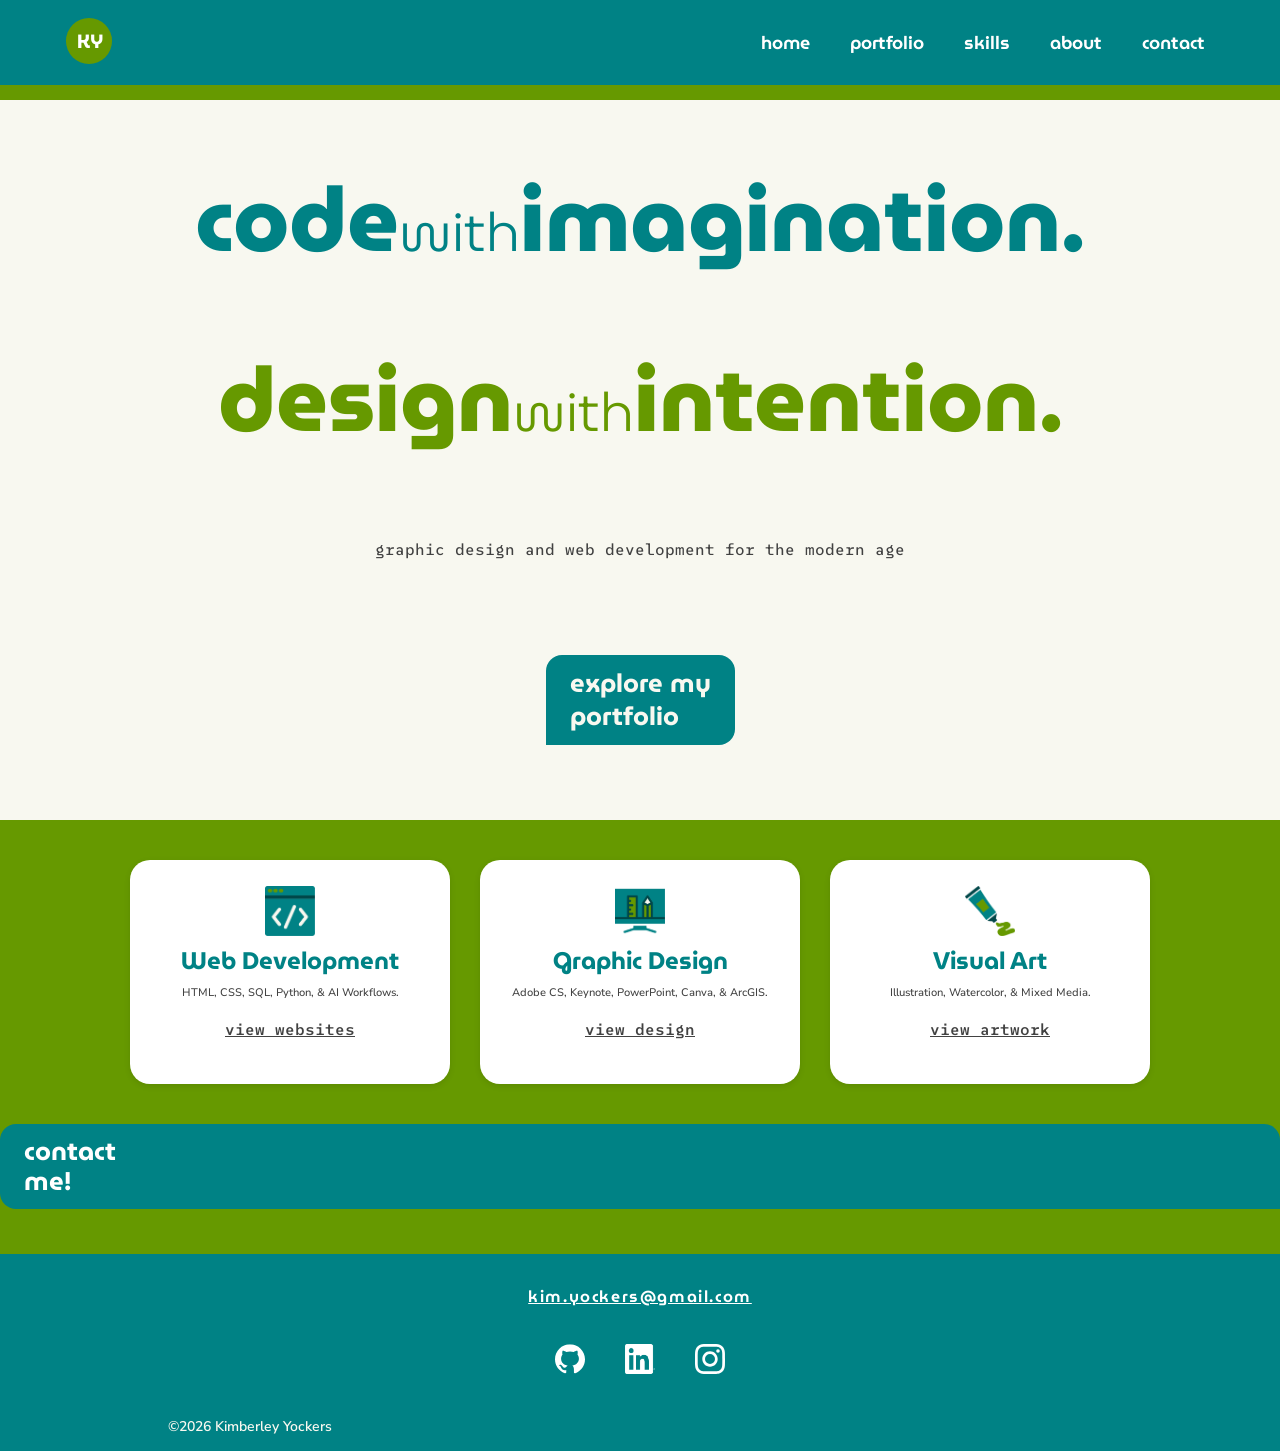
<file: index.html>
<!DOCTYPE html>
<html lang="en">
<!-- 
The <!DOCTYPE html> declaration identifies the document as HTML5.
The <html lang="en"> element identifies English as the page language.
The <head> element contains information used by the browser.
This section sets character encoding, sets display and device width, adds a page title, and links to 
the external Google fonts and CSS stylesheet.
<link rel="preconnect"> starts connections to the Google Fonts servers early.
<link href="..." rel="stylesheet"> loads the selected Google Fonts.
<meta charset="UTF-8"> sets character encoding for the page.
<meta name="viewport" content="width=device-width, initial-scale=1.0"> sets device width for media queries.
<title>...</title> adds page title content.
<link rel="stylesheet" href="css/style.css"> links to the external CSS stylesheet.
-->
<head>
  <meta charset="UTF-8">
  <meta name="viewport" content="width=device-width, initial-scale=1.0">

  <title>Graphic Design & Web Development | Kimberley Yockers</title>

  <link rel="preconnect" href="https://fonts.googleapis.com">
  <link rel="preconnect" href="https://fonts.gstatic.com" crossorigin>
  <link
    href="https://fonts.googleapis.com/css2?family=Archivo+Black&family=MuseoModerno:ital,wght@0,100..900;1,100..900&family=Nunito+Sans:ital,opsz,wght@0,6..12,200..1000;1,6..12,200..1000&family=SUSE+Mono:ital,wght@0,100..800;1,100..800&display=swap"
    rel="stylesheet">

  <link rel="stylesheet" href="css/style.css">
</head>

<!-- The <body> element contains the webpage's visible content, and is assigned the container class. -->
<body class="container">

<!-- HEADER -->
<!--
The <header> element contains the site's logo and navigation controls.
The <div> element groups the logo, menu button, and navigation links.
The <a> element makes the SVG logo a back-to-top link.
The <svg> element draws the circular logo and its KY lettering.
This section creates the site header and logo link.
<header class="site-header">    Assigns the "site-header" class to the header.
<div class="header-inner">      Assigns the "header-inner" class to the grouping container.
<a href="#top" aria-label="Back to top">  Links to the element with id "top" and gives the icon-only link an accessible name.
<svg viewBox="0 0 50 50" width="48" height="48">  Sets the SVG drawing area and size
aria-hidden="true"              Hides the drawing from screen readers
<circle ...>                    Makes the green circular background
<text ...>                      Draws the white KY letters inside the circle
-->
  <header class="site-header">
    <div class="header-inner">
      <a href="#top" aria-label="Back to top">
        <svg viewBox="0 0 50 50" width="48" height="48" aria-hidden="true">
          <circle cx="25" cy="25" r="24" fill="#669900" />
          <text x="12" y="32" fill="#ffffff" font-family="MuseoModerno, system-ui, sans-serif" font-size="20" font-weight="700">KY</text>
      </svg>
  </a>

<!-- NAVIGATION -->
<!--
The <button> element controls the mobile navigation menu.
The three <span> elements make uo the hamburger icon's bars.
The <nav> element contains links to the site's five pages.
The <ul> element groups the navigation links into a list.
Each <li> element contains a navigation link.
This section creates the hamburger button and the navigation links.
<button type="button" class="menu-toggle">...</button>  Creates a button and assigns it the class menu-toggle
aria-expanded="false"          Sets the inital state of the maobile nav menu to closed
aria-controls="primary-nav"    Identifies the navigation element controlled by the button
aria-label="Open menu"         Gives the hamburger button a screen-reader accessible name
<span class="bar">             Creates three lines to make up the hambuger
<nav...></nav>                 Creates and labels the navigation menu for scrren readers
<ul class="navlinks">          Assigns the "navlinks" class to the navigation links
<a href="...">                 Links to another page in the site
-->
      <!-- begin hamburger menu button -->
      <button type="button" class="menu-toggle" aria-expanded="false" aria-controls="primary-nav"
        aria-label="Open menu">
        <span class="bar"></span><span class="bar"></span><span class="bar"></span>
      </button>
      <!-- end hamburger menu button-->

      <!-- begin navigation menu -->
      <nav id="primary-nav" class="primary-nav" aria-label="primary navigation">
        <ul class="navlinks">
          <!-- list items -->
          <li><a href="index.html">home</a></li>
          <li><a href="gallery.html">portfolio</a></li>
          <li><a href="services.html">skills</a></li>
          <li><a href="about.html">about</a></li>
          <li><a href="contact.html">contact</a></li>
          <!-- end list items -->
        </ul>
      </nav>
      <!-- end nav menu -->
    </div>
  </header>


<!--  BACKDROP FOR MOBILE NAV  -->
<!--
The <div> element creates a hidden backdrop behind the mobile navigation drawer.
<div class="nav-backdrop">...</div>   Creates the backgdrops container and assigns it the class nav-backdrop
hidden                                Backdrop is hidden on page load 
-->
  <div class="nav-backdrop" hidden></div>


<!--  MAIN  -->
<!--
The <main> element holds the homepage's primary content.
<main>...</main>  Creates the container
id="top"          Assigns it the ID top, used as the brand logo's back-to-top link target
-->
  <main id="top">

<!--  HERO SECTION  -->
<!--
The <section> element contains the homepage's hero content.
The <h1> element contains the main headline.
The <span> elements group text for styleing.
The <p> element contains the tagline.
The <a> element contains the primary CTA link.
This section creates the hero headline, tagline, and portfolio link.
<section class="hero">  Creates the hero section's container and Aassigns it the hero class
<span class="...">      Groups text segments for styling
<p class="tagline">     Creates the hero tagline and assigns the tagline class
-->
    <section class="hero">
      <h1>code<span class="hero-teal">with</span>imagination.<br><br>
        <span class="hero-bold-green">design</span><span class="hero-green">with</span><span
          class="hero-bold-green">intention.</span>
      </h1>
      <p class="tagline">graphic design and web development for the modern age</p>


<!--  PRIMARY CTA (portfolio)  -->
<!-- This section creates the primary CTA button.
<a href="gallery.html">...</a>    Creates a link to the portfolio page
class="primary-cta"               Assigns it the primary-cta class
-->
      <a href="gallery.html" class="primary-cta">explore my<br>portfolio</a>
    </section>


<!--  FEATURE SECTION  -->
<!--
The <section> element contains the featured skills gallery.
The <div> element groups the three featured skills cards.
Each <article> element contains a card.
Each <img> element contains a skill icon.
Each <h2> element contains a skill title.
Each <p> element contains a short description of the skills or tools.
Each <a> element links to its related section on the portfolio page (current links are placeholders). 
This section creates three featured skill cards (Web Development, Graphic Design, Visual Art).
<section>...</section>        Creates the featured skill section, assigns it the feature-section class
<div>...</div>                Creates the feature gallery container and assigns it the feature-gallery class
<article>...</article>        Creates three featured skills cards, assigns the feature-card class to each card
<img src="...>                Loads a png icon, assigns its styling class, and gives it descritpive text
<a href="gallery.html#...">   Links to the relevant section of the portfolio page
-->
    <section id="features" class="feature-section">
      <div class="feature-gallery">
        <article class="feature-card">
          <img src="img/web-icon.png" class="feature-icon" alt="teal cartoon web browser with fake code on the screen">
          <h2>Web Development</h2>
          <p>HTML, CSS, SQL, Python, & AI Workflows.</p>
          <a href="gallery.html#web">view websites</a>
        </article>
        <article class="feature-card">
          <img src="img/design-icon.png" class="feature-icon" alt="teal cartoon monitor with a bright green ruler pencil on its screen">
          <h2>Graphic Design</h2>
          <p>Adobe CS, Keynote, PowerPoint, Canva, & ArcGIS.</p>
          <a href="gallery.html#design">view design</a>
        </article>
        <article class="feature-card">
          <img src="img/art-icon.png" class="feature-icon" alt="teal cartooon paint tube squeezing out bright green paint">
          <h2>Visual Art</h2>
          <p>Illustration, Watercolor, & Mixed Media.</p>
          <a href="gallery.html#art">view artwork</a>
        </article>
      </div>
    </section>


<!--  SECONDARY CTA (contact)  -->
<!-- 
The <div> element contains the secondary CTA link.
The <a> element links visitors to the contact page.
<div>...</div>      Creates the button's container and assigns it the cta-button class
<a href="...></a>   Creates the contact page link, assigns it the secondary-cta class
-->
    <div class="cta-button">
      <a href="contact.html" class="secondary-cta">contact<br>me!</a>
    </div>
  </main>


<!--  FOOTER  -->
<!--
The <footer> element contains the contact email, social media links, and copyright notice.
The first <div> element groups the email link and social media list.
The second <div> element contains the copyright paragraph.
The <ul> element groups the social media links.
Each <li> element contains a social media link.
The first <a> element links to my persoanl email address. 
The three additional <a> elements link to my external social media profiles.
Each <img> element contains a social media logo.
This section creates the footer contact area and copyright information.
<footer>...</footer>        Creates the footer and assigns it the nav ID footer
<div class="...">...</div>  Creates a container and assigns it a style class
<a href="mailto:"...">      Opens email application and fills send to address
<ul>...</ul>                Creates a list of the social media links and assigns it the social-list class
target="_blank"             Opens link in a new tab
rel="..."                   Prevents the new page from accessing the this page
aria-label="..."            Gives the link a screen-reader accessible name
<img>...</img>              Loads a social media logo, assigns it the footer-icon class, and adds descriptive text
<p>&copy;...</p>            Adds copyright, date, and author name
-->
  <footer id="footer">
    <div class="footer-contact">
      <a href="mailto:kim.yockers@gmail.com" class="footer-email">kim.yockers@gmail.com</a>
      <ul class="social-list">
        <li>
          <a href="https://github.com/kyockers" target="_blank" rel="noopener noreferrer" aria-label="GitHub profile">
            <img src="img/gh-logo.svg" class="footer-icon" alt="GitHub logo">
          </a>
        </li>
        <li>
          <a href="https://www.linkedin.com/in/kyockers/" target="_blank" rel="noopener noreferrer"
            aria-label="LinkedIn profile">
            <img src="img/li-logo.png" class="footer-icon" alt="LinkedIn logo">
          </a>
        </li>
        <li>
          <a href="https://www.instagram.com/princess.death.goddess/" target="_blank" rel="noopener noreferrer"
            aria-label="Instagram profile">
            <img src="img/ig-logo.svg" class="footer-icon" alt="Instagram logo">
          </a>
        </li>
      </ul>
    </div>
    <div class="footer-boilerplate">
      <p>&copy;2026 Kimberley Yockers</p>
    </div>
  </footer>

<!--  JAVASCRIPT  -->
<!--
The <script> element loads the external JavaScript file that controls the hamburger menu and backdrop.
<script>...</script>  Loads and executes the external script (js/script.js)
-->
  <script src="js/script.js"></script>
</body>
</html>
</file>
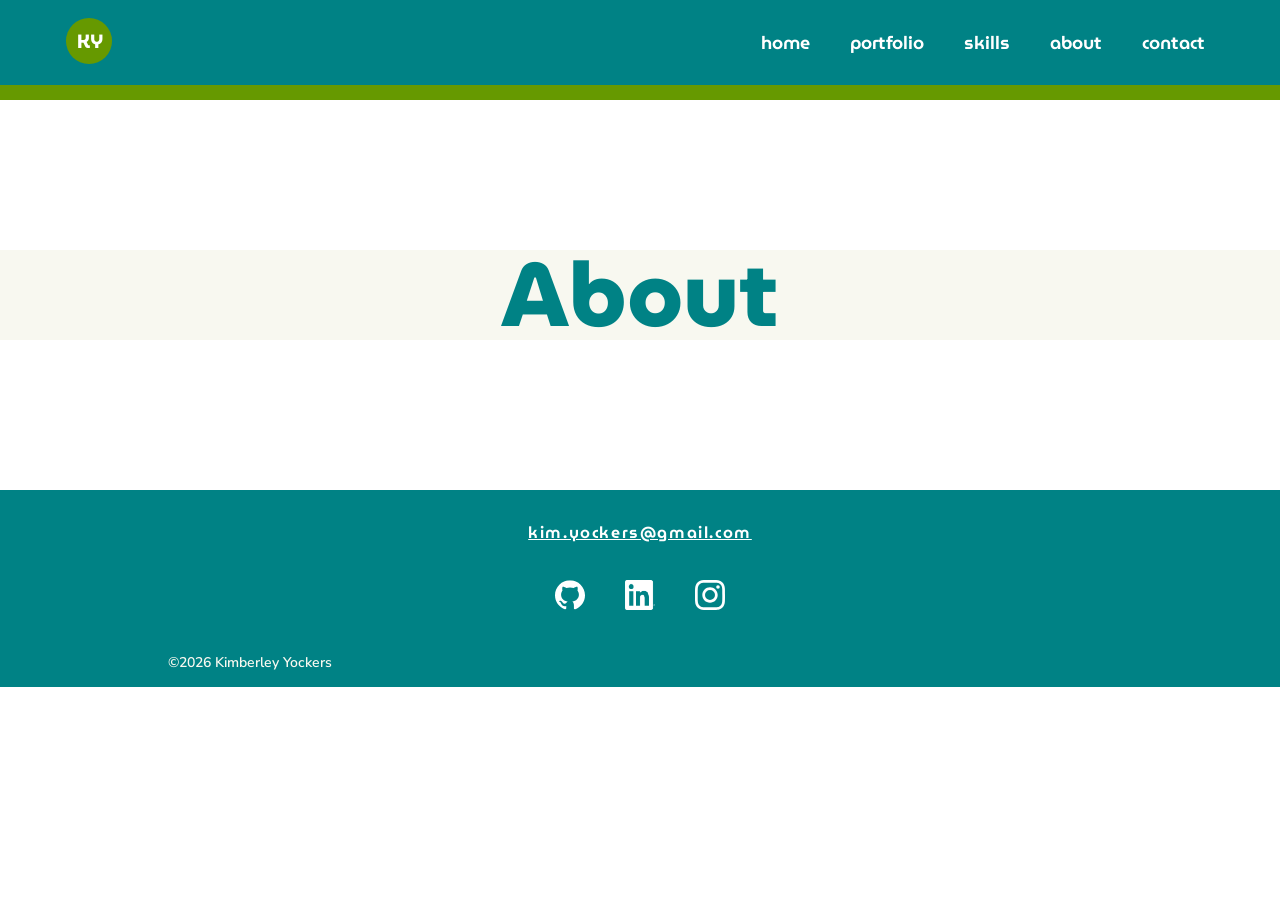
<file: about.html>
<!DOCTYPE html>
<html lang="en">
<!-- 
The <!DOCTYPE html> declaration identifies the document as HTML5.
The <html lang="en"> element identifies English as the page language.
The <head> element contains information used by the browser.
This section sets character encoding, sets display and device width, adds a page title, and links to 
the external Google fonts and CSS stylesheet.
<link rel="preconnect"> starts connections to the Google Fonts servers early.
<link href="..." rel="stylesheet"> loads the selected Google Fonts.
<meta charset="UTF-8"> sets character encoding for the page.
<meta name="viewport" content="width=device-width, initial-scale=1.0"> sets device width for media queries.
<title>...</title> adds page title content.
<link rel="stylesheet" href="css/style.css"> links to the external CSS stylesheet.
-->
<head>
  <meta charset="UTF-8">
  <meta name="viewport" content="width=device-width, initial-scale=1.0">

  <title>About | Kimberley Yockers</title>

  <link rel="preconnect" href="https://fonts.googleapis.com">
  <link rel="preconnect" href="https://fonts.gstatic.com" crossorigin>
  <link
    href="https://fonts.googleapis.com/css2?family=Archivo+Black&family=MuseoModerno:ital,wght@0,100..900;1,100..900&family=Nunito+Sans:ital,opsz,wght@0,6..12,200..1000;1,6..12,200..1000&family=SUSE+Mono:ital,wght@0,100..800;1,100..800&display=swap"
    rel="stylesheet">

  <link rel="stylesheet" href="css/style.css">
</head>


<!-- 
The <body> element contains the webpage's visible content, and is assigned the container class. 
-->
<body class="container">

<!-- HEADER -->
<!--
The <header> element contains the site's logo and navigation controls.
The <div> element groups the logo, menu button, and navigation links.
The <a> element makes the SVG logo a back-to-top link.
The <svg> element draws the circular logo and its KY lettering.
This section creates the site header and logo link.
<header class="site-header">    Assigns the "site-header" class to the header.
<div class="header-inner">      Assigns the "header-inner" class to the grouping container.
<a href="#top" aria-label="Back to top">  Links to the element with id "top" and gives the icon-only link an accessible name.
<svg viewBox="0 0 50 50" width="48" height="48">  Sets the SVG drawing area and size
aria-hidden="true"              Hides the drawing from screen readers
<circle ...>                    Makes the green circular background
<text ...>                      Draws the white KY letters inside the circle
-->
  <header class="site-header">
    <div class="header-inner">
      <a href="#top" aria-label="Back to top">
        <svg viewBox="0 0 50 50" width="48" height="48" aria-hidden="true">
          <circle cx="25" cy="25" r="24" fill="#669900" />
          <text x="12" y="32" fill="#ffffff" font-family="MuseoModerno, system-ui, sans-serif" font-size="20" font-weight="700">KY</text>
      </svg>
  </a>

<!-- NAVIGATION -->
<!--
The <button> element controls the mobile navigation menu.
The three <span> elements make uo the hamburger icon's bars.
The <nav> element contains links to the site's five pages.
The <ul> element groups the navigation links into a list.
Each <li> element contains a navigation link.
This section creates the hamburger button and the navigation links.
<button type="button" class="menu-toggle">...</button>  Creates a button and assigns it the class menu-toggle
aria-expanded="false"          Sets the inital state of the maobile nav menu to closed
aria-controls="primary-nav"    Identifies the navigation element controlled by the button
aria-label="Open menu"         Gives the hamburger button a screen-reader accessible name
<span class="bar">             Creates three lines to make up the hambuger
<nav...></nav>                 Creates and labels the navigation menu for scrren readers
<ul class="navlinks">          Assigns the "navlinks" class to the navigation links
<a href="...">                 Links to another page in the site
-->
      <!-- begin hamburger menu button -->
      <button type="button" class="menu-toggle" aria-expanded="false" aria-controls="primary-nav"
        aria-label="Open menu">
        <span class="bar"></span><span class="bar"></span><span class="bar"></span>
      </button>
      <!-- end hamburger menu button-->

      <!-- begin navigation menu -->
      <nav id="primary-nav" class="primary-nav" aria-label="primary navigation">
        <ul class="navlinks">
          <!-- list items -->
          <li><a href="index.html">home</a></li>
          <li><a href="gallery.html">portfolio</a></li>
          <li><a href="services.html">skills</a></li>
          <li><a href="about.html">about</a></li>
          <li><a href="contact.html">contact</a></li>
          <!-- end list items -->
        </ul>
      </nav>
      <!-- end nav menu -->
    </div>
  </header>


<!--  BACKDROP FOR MOBILE NAV  -->
<!--
The <div> element creates a hidden backdrop behind the mobile navigation drawer.
<div class="nav-backdrop">...</div>   Creates the backgdrops container and assigns it the class nav-backdrop
hidden                                Backdrop is hidden on page load 
-->
  <div class="nav-backdrop" hidden></div>


<!--  MAIN  -->
<!--
The <main> element holds the homepage's primary content.
<main>...</main>  Creates the container
id="top"          Assigns it the ID top, used as the brand logo's back-to-top link target
<h1>...</h1>      Adds a temporary page title, assigns it the filler-title class
-->
    <main id="top">
        <h1 class="filler-title">About</h1>
    </main>



<!--  FOOTER  -->
<!--
The <footer> element contains the contact email, social media links, and copyright notice.
The first <div> element groups the email link and social media list.
The second <div> element contains the copyright paragraph.
The <ul> element groups the social media links.
Each <li> element contains a social media link.
The first <a> element links to my persoanl email address. 
The three additional <a> elements link to my external social media profiles.
Each <img> element contains a social media logo.
This section creates the footer contact area and copyright information.
<footer>...</footer>        Creates the footer and assigns it the nav ID footer
<div class="...">...</div>  Creates a container and assigns it a style class
<a href="mailto:"...">      Opens email application and fills send to address
<ul>...</ul>                Creates a list of the social media links and assigns it the social-list class
target="_blank"             Opens link in a new tab
rel="..."                   Prevents the new page from accessing the this page
aria-label="..."            Gives the link a screen-reader accessible name
<img>...</img>              Loads a social media logo, assigns it the footer-icon class, and adds descriptive text
<p>&copy;...</p>            Adds copyright, date, and author name
-->
  <footer id="footer">
    <div class="footer-contact">
      <a href="mailto:kim.yockers@gmail.com" class="footer-email">kim.yockers@gmail.com</a>
      <ul class="social-list">
        <li>
          <a href="https://github.com/kyockers" target="_blank" rel="noopener noreferrer" aria-label="GitHub profile">
            <img src="img/gh-logo.svg" class="footer-icon" alt="GitHub logo">
          </a>
        </li>
        <li>
          <a href="https://www.linkedin.com/in/kyockers/" target="_blank" rel="noopener noreferrer"
            aria-label="LinkedIn profile">
            <img src="img/li-logo.png" class="footer-icon" alt="LinkedIn logo">
          </a>
        </li>
        <li>
          <a href="https://www.instagram.com/princess.death.goddess/" target="_blank" rel="noopener noreferrer"
            aria-label="Instagram profile">
            <img src="img/ig-logo.svg" class="footer-icon" alt="Instagram logo">
          </a>
        </li>
      </ul>
    </div>
    <div class="footer-boilerplate">
      <p>&copy;2026 Kimberley Yockers</p>
    </div>
  </footer>

<!--  JAVASCRIPT  -->
<!--
The <script> element loads the external JavaScript file that controls the hamburger menu and backdrop.
<script>...</script>  Loads and executes the external script (js/script.js)
-->
  <script src="js/script.js"></script>
</body>
</html>
</file>
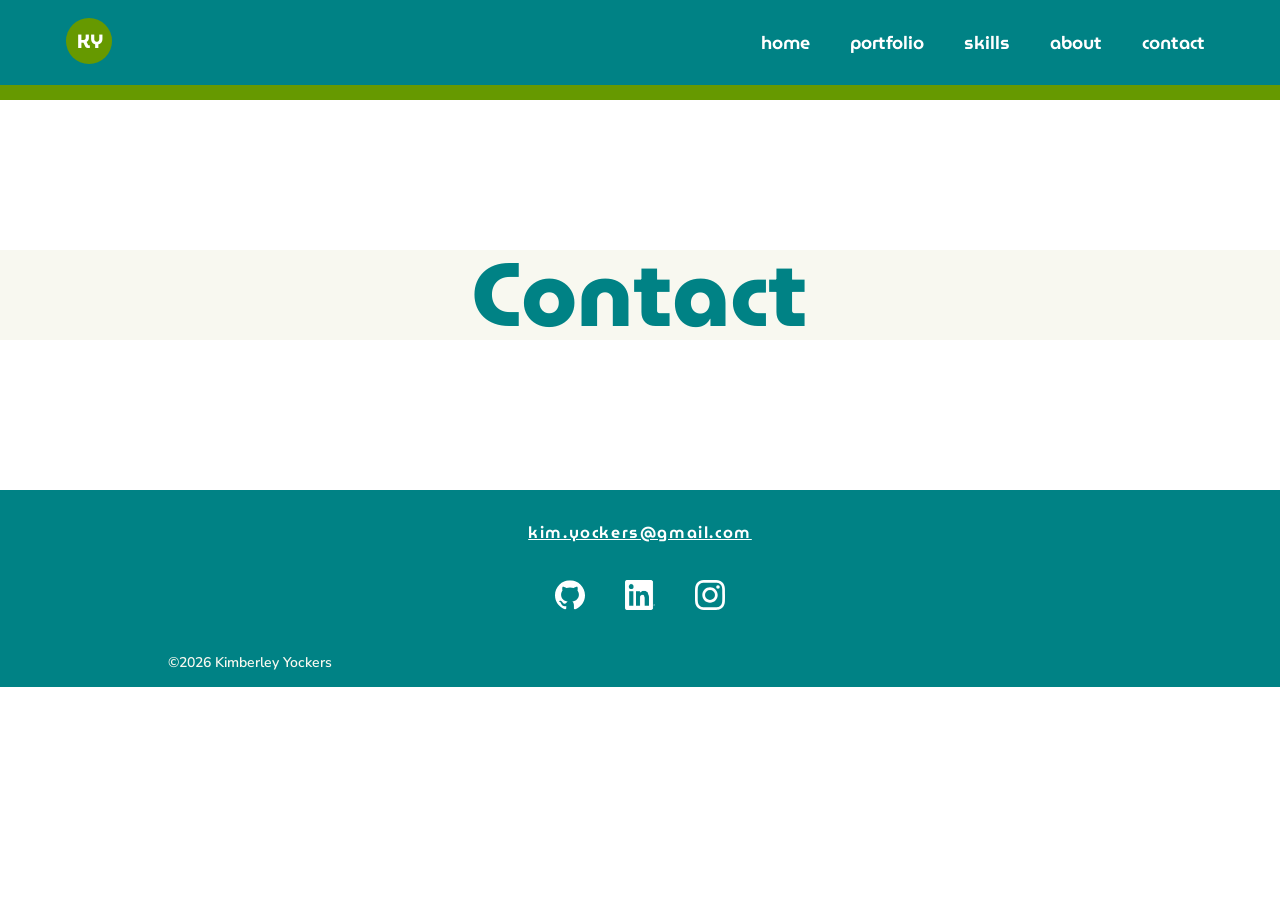
<file: contact.html>
<!DOCTYPE html>
<html lang="en">
<!-- 
The <!DOCTYPE html> declaration identifies the document as HTML5.
The <html lang="en"> element identifies English as the page language.
The <head> element contains information used by the browser.
This section sets character encoding, sets display and device width, adds a page title, and links to 
the external Google fonts and CSS stylesheet.
<link rel="preconnect"> starts connections to the Google Fonts servers early.
<link href="..." rel="stylesheet"> loads the selected Google Fonts.
<meta charset="UTF-8"> sets character encoding for the page.
<meta name="viewport" content="width=device-width, initial-scale=1.0"> sets device width for media queries.
<title>...</title> adds page title content.
<link rel="stylesheet" href="css/style.css"> links to the external CSS stylesheet.
-->
<head>
  <meta charset="UTF-8">
  <meta name="viewport" content="width=device-width, initial-scale=1.0">

  <title>Contact | Kimberley Yockers</title>

  <link rel="preconnect" href="https://fonts.googleapis.com">
  <link rel="preconnect" href="https://fonts.gstatic.com" crossorigin>
  <link
    href="https://fonts.googleapis.com/css2?family=Archivo+Black&family=MuseoModerno:ital,wght@0,100..900;1,100..900&family=Nunito+Sans:ital,opsz,wght@0,6..12,200..1000;1,6..12,200..1000&family=SUSE+Mono:ital,wght@0,100..800;1,100..800&display=swap"
    rel="stylesheet">

  <link rel="stylesheet" href="css/style.css">
</head>

<!-- 
The <body> element contains the webpage's visible content, and is assigned the container class. 
-->
<body class="container">

<!-- HEADER -->
<!--
The <header> element contains the site's logo and navigation controls.
The <div> element groups the logo, menu button, and navigation links.
The <a> element makes the SVG logo a back-to-top link.
The <svg> element draws the circular logo and its KY lettering.
This section creates the site header and logo link.
<header class="site-header">    Assigns the "site-header" class to the header.
<div class="header-inner">      Assigns the "header-inner" class to the grouping container.
<a href="#top" aria-label="Back to top">  Links to the element with id "top" and gives the icon-only link an accessible name.
<svg viewBox="0 0 50 50" width="48" height="48">  Sets the SVG drawing area and size
aria-hidden="true"              Hides the drawing from screen readers
<circle ...>                    Makes the green circular background
<text ...>                      Draws the white KY letters inside the circle
-->
  <header class="site-header">
    <div class="header-inner">
      <a href="#top" aria-label="Back to top">
        <svg viewBox="0 0 50 50" width="48" height="48" aria-hidden="true">
          <circle cx="25" cy="25" r="24" fill="#669900" />
          <text x="12" y="32" fill="#ffffff" font-family="MuseoModerno, system-ui, sans-serif" font-size="20" font-weight="700">KY</text>
      </svg>
  </a>

<!-- NAVIGATION -->
<!--
The <button> element controls the mobile navigation menu.
The three <span> elements make uo the hamburger icon's bars.
The <nav> element contains links to the site's five pages.
The <ul> element groups the navigation links into a list.
Each <li> element contains a navigation link.
This section creates the hamburger button and the navigation links.
<button type="button" class="menu-toggle">...</button>  Creates a button and assigns it the class menu-toggle
aria-expanded="false"          Sets the inital state of the maobile nav menu to closed
aria-controls="primary-nav"    Identifies the navigation element controlled by the button
aria-label="Open menu"         Gives the hamburger button a screen-reader accessible name
<span class="bar">             Creates three lines to make up the hambuger
<nav...></nav>                 Creates and labels the navigation menu for scrren readers
<ul class="navlinks">          Assigns the "navlinks" class to the navigation links
<a href="...">                 Links to another page in the site
-->
      <!-- begin hamburger menu button -->
      <button type="button" class="menu-toggle" aria-expanded="false" aria-controls="primary-nav"
        aria-label="Open menu">
        <span class="bar"></span><span class="bar"></span><span class="bar"></span>
      </button>
      <!-- end hamburger menu button-->

      <!-- begin navigation menu -->
      <nav id="primary-nav" class="primary-nav" aria-label="primary navigation">
        <ul class="navlinks">
          <!-- list items -->
          <li><a href="index.html">home</a></li>
          <li><a href="gallery.html">portfolio</a></li>
          <li><a href="services.html">skills</a></li>
          <li><a href="about.html">about</a></li>
          <li><a href="contact.html">contact</a></li>
          <!-- end list items -->
        </ul>
      </nav>
      <!-- end nav menu -->
    </div>
  </header>


<!--  BACKDROP FOR MOBILE NAV  -->
<!--
The <div> element creates a hidden backdrop behind the mobile navigation drawer.
<div class="nav-backdrop">...</div>   Creates the backgdrops container and assigns it the class nav-backdrop
hidden                                Backdrop is hidden on page load 
-->
  <div class="nav-backdrop" hidden></div>


<!--  MAIN  -->
<!--
The <main> element holds the homepage's primary content.
<main>...</main>  Creates the container
id="top"          Assigns it the ID top, used as the brand logo's back-to-top link target
<h1>...</h1>      Adds a temporary page title, assigns it the filler-title class
-->
    <main id="top">
        <h1 class="filler-title">Contact</h1>
    </main>


<!--  FOOTER  -->
<!--
The <footer> element contains the contact email, social media links, and copyright notice.
The first <div> element groups the email link and social media list.
The second <div> element contains the copyright paragraph.
The <ul> element groups the social media links.
Each <li> element contains a social media link.
The first <a> element links to my persoanl email address. 
The three additional <a> elements link to my external social media profiles.
Each <img> element contains a social media logo.
This section creates the footer contact area and copyright information.
<footer>...</footer>        Creates the footer and assigns it the nav ID footer
<div class="...">...</div>  Creates a container and assigns it a style class
<a href="mailto:"...">      Opens email application and fills send to address
<ul>...</ul>                Creates a list of the social media links and assigns it the social-list class
target="_blank"             Opens link in a new tab
rel="..."                   Prevents the new page from accessing the this page
aria-label="..."            Gives the link a screen-reader accessible name
<img>...</img>              Loads a social media logo, assigns it the footer-icon class, and adds descriptive text
<p>&copy;...</p>            Adds copyright, date, and author name
-->
  <footer id="footer">
    <div class="footer-contact">
      <a href="mailto:kim.yockers@gmail.com" class="footer-email">kim.yockers@gmail.com</a>
      <ul class="social-list">
        <li>
          <a href="https://github.com/kyockers" target="_blank" rel="noopener noreferrer" aria-label="GitHub profile">
            <img src="img/gh-logo.svg" class="footer-icon" alt="GitHub logo">
          </a>
        </li>
        <li>
          <a href="https://www.linkedin.com/in/kyockers/" target="_blank" rel="noopener noreferrer"
            aria-label="LinkedIn profile">
            <img src="img/li-logo.png" class="footer-icon" alt="LinkedIn logo">
          </a>
        </li>
        <li>
          <a href="https://www.instagram.com/princess.death.goddess/" target="_blank" rel="noopener noreferrer"
            aria-label="Instagram profile">
            <img src="img/ig-logo.svg" class="footer-icon" alt="Instagram logo">
          </a>
        </li>
      </ul>
    </div>
    <div class="footer-boilerplate">
      <p>&copy;2026 Kimberley Yockers</p>
    </div>
  </footer>

<!--  JAVASCRIPT  -->
<!--
The <script> element loads the external JavaScript file that controls the hamburger menu and backdrop.
<script>...</script>  Loads and executes the external script (js/script.js)
-->
  <script src="js/script.js"></script>
</body>
</html>
</file>
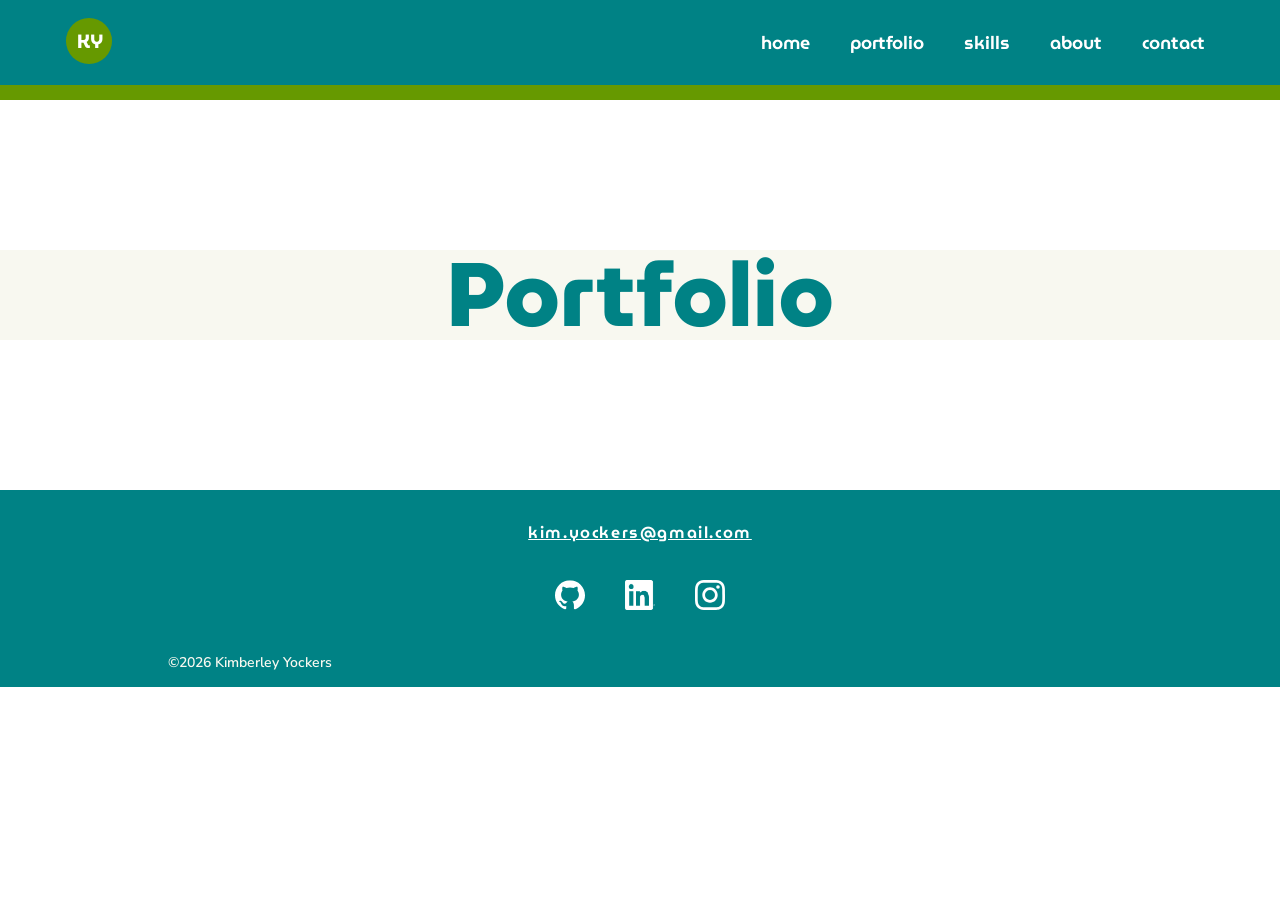
<file: gallery.html>
<!DOCTYPE html>
<html lang="en">
<!-- 
The <!DOCTYPE html> declaration identifies the document as HTML5.
The <html lang="en"> element identifies English as the page language.
The <head> element contains information used by the browser.
This section sets character encoding, sets display and device width, adds a page title, and links to 
the external Google fonts and CSS stylesheet.
<link rel="preconnect"> starts connections to the Google Fonts servers early.
<link href="..." rel="stylesheet"> loads the selected Google Fonts.
<meta charset="UTF-8"> sets character encoding for the page.
<meta name="viewport" content="width=device-width, initial-scale=1.0"> sets device width for media queries.
<title>...</title> adds page title content.
<link rel="stylesheet" href="css/style.css"> links to the external CSS stylesheet.
-->
<head>
  <meta charset="UTF-8">
  <meta name="viewport" content="width=device-width, initial-scale=1.0">

  <title>Portfolio | Kimberley Yockers</title>

  <link rel="preconnect" href="https://fonts.googleapis.com">
  <link rel="preconnect" href="https://fonts.gstatic.com" crossorigin>
  <link
    href="https://fonts.googleapis.com/css2?family=Archivo+Black&family=MuseoModerno:ital,wght@0,100..900;1,100..900&family=Nunito+Sans:ital,opsz,wght@0,6..12,200..1000;1,6..12,200..1000&family=SUSE+Mono:ital,wght@0,100..800;1,100..800&display=swap"
    rel="stylesheet">

  <link rel="stylesheet" href="css/style.css">
</head>

<!-- 
The <body> element contains the webpage's visible content, and is assigned the container class. 
-->
<body class="container">

<!-- HEADER -->
<!--
The <header> element contains the site's logo and navigation controls.
The <div> element groups the logo, menu button, and navigation links.
The <a> element makes the SVG logo a back-to-top link.
The <svg> element draws the circular logo and its KY lettering.
This section creates the site header and logo link.
<header class="site-header">    Assigns the "site-header" class to the header.
<div class="header-inner">      Assigns the "header-inner" class to the grouping container.
<a href="#top" aria-label="Back to top">  Links to the element with id "top" and gives the icon-only link an accessible name.
<svg viewBox="0 0 50 50" width="48" height="48">  Sets the SVG drawing area and size
aria-hidden="true"              Hides the drawing from screen readers
<circle ...>                    Makes the green circular background
<text ...>                      Draws the white KY letters inside the circle
-->
  <header class="site-header">
    <div class="header-inner">
      <a href="#top" aria-label="Back to top">
        <svg viewBox="0 0 50 50" width="48" height="48" aria-hidden="true">
          <circle cx="25" cy="25" r="24" fill="#669900" />
          <text x="12" y="32" fill="#ffffff" font-family="MuseoModerno, system-ui, sans-serif" font-size="20" font-weight="700">KY</text>
      </svg>
  </a>

<!-- NAVIGATION -->
<!--
The <button> element controls the mobile navigation menu.
The three <span> elements make uo the hamburger icon's bars.
The <nav> element contains links to the site's five pages.
The <ul> element groups the navigation links into a list.
Each <li> element contains a navigation link.
This section creates the hamburger button and the navigation links.
<button type="button" class="menu-toggle">...</button>  Creates a button and assigns it the class menu-toggle
aria-expanded="false"          Sets the inital state of the maobile nav menu to closed
aria-controls="primary-nav"    Identifies the navigation element controlled by the button
aria-label="Open menu"         Gives the hamburger button a screen-reader accessible name
<span class="bar">             Creates three lines to make up the hambuger
<nav...></nav>                 Creates and labels the navigation menu for scrren readers
<ul class="navlinks">          Assigns the "navlinks" class to the navigation links
<a href="...">                 Links to another page in the site
-->
      <!-- begin hamburger menu button -->
      <button type="button" class="menu-toggle" aria-expanded="false" aria-controls="primary-nav"
        aria-label="Open menu">
        <span class="bar"></span><span class="bar"></span><span class="bar"></span>
      </button>
      <!-- end hamburger menu button-->

      <!-- begin navigation menu -->
      <nav id="primary-nav" class="primary-nav" aria-label="primary navigation">
        <ul class="navlinks">
          <!-- list items -->
          <li><a href="index.html">home</a></li>
          <li><a href="gallery.html">portfolio</a></li>
          <li><a href="services.html">skills</a></li>
          <li><a href="about.html">about</a></li>
          <li><a href="contact.html">contact</a></li>
          <!-- end list items -->
        </ul>
      </nav>
      <!-- end nav menu -->
    </div>
  </header>


<!--  BACKDROP FOR MOBILE NAV  -->
<!--
The <div> element creates a hidden backdrop behind the mobile navigation drawer.
<div class="nav-backdrop">...</div>   Creates the backgdrops container and assigns it the class nav-backdrop
hidden                                Backdrop is hidden on page load 
-->
  <div class="nav-backdrop" hidden></div>


<!--  MAIN  -->
<!--
The <main> element holds the homepage's primary content.
<main>...</main>  Creates the container
id="top"          Assigns it the ID top, used as the brand logo's back-to-top link target
<h1>...</h1>      Adds a temporary page title, assigns it the filler-title class
-->
    <main id="top">
        <h1 class="filler-title">Portfolio</h1>
    </main>



<!--  FOOTER  -->
<!--
The <footer> element contains the contact email, social media links, and copyright notice.
The first <div> element groups the email link and social media list.
The second <div> element contains the copyright paragraph.
The <ul> element groups the social media links.
Each <li> element contains a social media link.
The first <a> element links to my persoanl email address. 
The three additional <a> elements link to my external social media profiles.
Each <img> element contains a social media logo.
This section creates the footer contact area and copyright information.
<footer>...</footer>        Creates the footer and assigns it the nav ID footer
<div class="...">...</div>  Creates a container and assigns it a style class
<a href="mailto:"...">      Opens email application and fills send to address
<ul>...</ul>                Creates a list of the social media links and assigns it the social-list class
target="_blank"             Opens link in a new tab
rel="..."                   Prevents the new page from accessing the this page
aria-label="..."            Gives the link a screen-reader accessible name
<img>...</img>              Loads a social media logo, assigns it the footer-icon class, and adds descriptive text
<p>&copy;...</p>            Adds copyright, date, and author name
-->
  <footer id="footer">
    <div class="footer-contact">
      <a href="mailto:kim.yockers@gmail.com" class="footer-email">kim.yockers@gmail.com</a>
      <ul class="social-list">
        <li>
          <a href="https://github.com/kyockers" target="_blank" rel="noopener noreferrer" aria-label="GitHub profile">
            <img src="img/gh-logo.svg" class="footer-icon" alt="GitHub logo">
          </a>
        </li>
        <li>
          <a href="https://www.linkedin.com/in/kyockers/" target="_blank" rel="noopener noreferrer"
            aria-label="LinkedIn profile">
            <img src="img/li-logo.png" class="footer-icon" alt="LinkedIn logo">
          </a>
        </li>
        <li>
          <a href="https://www.instagram.com/princess.death.goddess/" target="_blank" rel="noopener noreferrer"
            aria-label="Instagram profile">
            <img src="img/ig-logo.svg" class="footer-icon" alt="Instagram logo">
          </a>
        </li>
      </ul>
    </div>
    <div class="footer-boilerplate">
      <p>&copy;2026 Kimberley Yockers</p>
    </div>
  </footer>

<!--  JAVASCRIPT  -->
<!--
The <script> element loads the external JavaScript file that controls the hamburger menu and backdrop.
<script>...</script>  Loads and executes the external script (js/script.js)
-->
  <script src="js/script.js"></script>
</body>
</html>
</file>
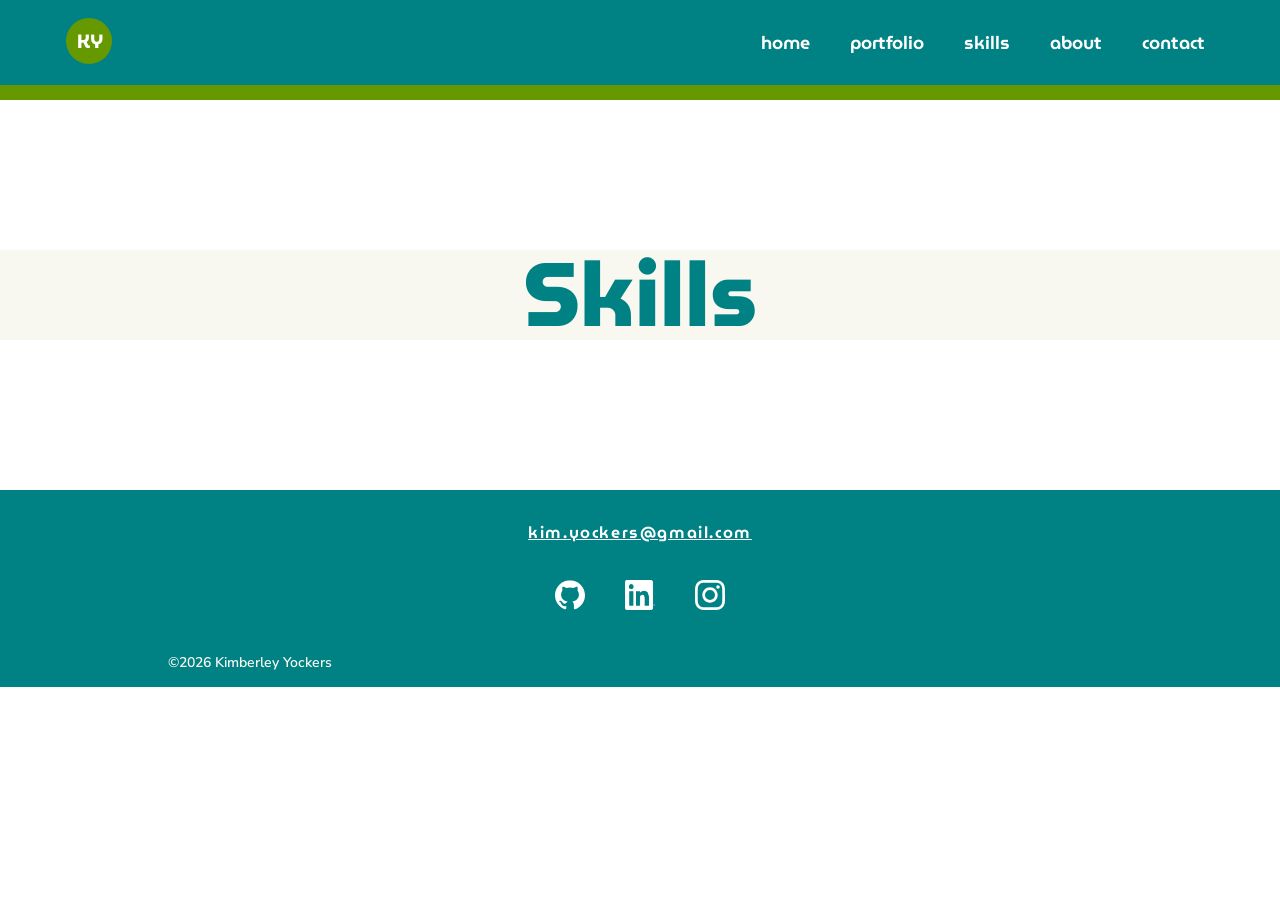
<file: services.html>
<!DOCTYPE html>
<html lang="en">
<!-- 
The <!DOCTYPE html> declaration identifies the document as HTML5.
The <html lang="en"> element identifies English as the page language.
The <head> element contains information used by the browser.
This section sets character encoding, sets display and device width, adds a page title, and links to 
the external Google fonts and CSS stylesheet.
<link rel="preconnect"> starts connections to the Google Fonts servers early.
<link href="..." rel="stylesheet"> loads the selected Google Fonts.
<meta charset="UTF-8"> sets character encoding for the page.
<meta name="viewport" content="width=device-width, initial-scale=1.0"> sets device width for media queries.
<title>...</title> adds page title content.
<link rel="stylesheet" href="css/style.css"> links to the external CSS stylesheet.
-->
<head>
  <meta charset="UTF-8">
  <meta name="viewport" content="width=device-width, initial-scale=1.0">

  <title>Skills | Kimberley Yockers</title>

  <link rel="preconnect" href="https://fonts.googleapis.com">
  <link rel="preconnect" href="https://fonts.gstatic.com" crossorigin>
  <link
    href="https://fonts.googleapis.com/css2?family=Archivo+Black&family=MuseoModerno:ital,wght@0,100..900;1,100..900&family=Nunito+Sans:ital,opsz,wght@0,6..12,200..1000;1,6..12,200..1000&family=SUSE+Mono:ital,wght@0,100..800;1,100..800&display=swap"
    rel="stylesheet">

  <link rel="stylesheet" href="css/style.css">
</head>


<!-- 
The <body> element contains the webpage's visible content, and is assigned the container class. 
-->
<body class="container">

<!-- HEADER -->
<!--
The <header> element contains the site's logo and navigation controls.
The <div> element groups the logo, menu button, and navigation links.
The <a> element makes the SVG logo a back-to-top link.
The <svg> element draws the circular logo and its KY lettering.
This section creates the site header and logo link.
<header class="site-header">    Assigns the "site-header" class to the header.
<div class="header-inner">      Assigns the "header-inner" class to the grouping container.
<a href="#top" aria-label="Back to top">  Links to the element with id "top" and gives the icon-only link an accessible name.
<svg viewBox="0 0 50 50" width="48" height="48">  Sets the SVG drawing area and size
aria-hidden="true"              Hides the drawing from screen readers
<circle ...>                    Makes the green circular background
<text ...>                      Draws the white KY letters inside the circle
-->
  <header class="site-header">
    <div class="header-inner">
      <a href="#top" aria-label="Back to top">
        <svg viewBox="0 0 50 50" width="48" height="48" aria-hidden="true">
          <circle cx="25" cy="25" r="24" fill="#669900" />
          <text x="12" y="32" fill="#ffffff" font-family="MuseoModerno, system-ui, sans-serif" font-size="20" font-weight="700">KY</text>
      </svg>
  </a>

<!-- NAVIGATION -->
<!--
The <button> element controls the mobile navigation menu.
The three <span> elements make uo the hamburger icon's bars.
The <nav> element contains links to the site's five pages.
The <ul> element groups the navigation links into a list.
Each <li> element contains a navigation link.
This section creates the hamburger button and the navigation links.
<button type="button" class="menu-toggle">...</button>  Creates a button and assigns it the class menu-toggle
aria-expanded="false"          Sets the inital state of the maobile nav menu to closed
aria-controls="primary-nav"    Identifies the navigation element controlled by the button
aria-label="Open menu"         Gives the hamburger button a screen-reader accessible name
<span class="bar">             Creates three lines to make up the hambuger
<nav...></nav>                 Creates and labels the navigation menu for scrren readers
<ul class="navlinks">          Assigns the "navlinks" class to the navigation links
<a href="...">                 Links to another page in the site
-->
      <!-- begin hamburger menu button -->
      <button type="button" class="menu-toggle" aria-expanded="false" aria-controls="primary-nav"
        aria-label="Open menu">
        <span class="bar"></span><span class="bar"></span><span class="bar"></span>
      </button>
      <!-- end hamburger menu button-->

      <!-- begin navigation menu -->
      <nav id="primary-nav" class="primary-nav" aria-label="primary navigation">
        <ul class="navlinks">
          <!-- list items -->
          <li><a href="index.html">home</a></li>
          <li><a href="gallery.html">portfolio</a></li>
          <li><a href="services.html">skills</a></li>
          <li><a href="about.html">about</a></li>
          <li><a href="contact.html">contact</a></li>
          <!-- end list items -->
        </ul>
      </nav>
      <!-- end nav menu -->
    </div>
  </header>


<!--  BACKDROP FOR MOBILE NAV  -->
<!--
The <div> element creates a hidden backdrop behind the mobile navigation drawer.
<div class="nav-backdrop">...</div>   Creates the backgdrops container and assigns it the class nav-backdrop
hidden                                Backdrop is hidden on page load 
-->
  <div class="nav-backdrop" hidden></div>


<!--  MAIN  -->
<!--
The <main> element holds the homepage's primary content.
<main>...</main>  Creates the container
id="top"          Assigns it the ID top, used as the brand logo's back-to-top link target
<h1>...</h1>      Adds a temporary page title, assigns it the filler-title class
-->
    <main id="top">
        <h1 class="filler-title">Skills</h1>
    </main>



<!--  FOOTER  -->
<!--
The <footer> element contains the contact email, social media links, and copyright notice.
The first <div> element groups the email link and social media list.
The second <div> element contains the copyright paragraph.
The <ul> element groups the social media links.
Each <li> element contains a social media link.
The first <a> element links to my persoanl email address. 
The three additional <a> elements link to my external social media profiles.
Each <img> element contains a social media logo.
This section creates the footer contact area and copyright information.
<footer>...</footer>        Creates the footer and assigns it the nav ID footer
<div class="...">...</div>  Creates a container and assigns it a style class
<a href="mailto:"...">      Opens email application and fills send to address
<ul>...</ul>                Creates a list of the social media links and assigns it the social-list class
target="_blank"             Opens link in a new tab
rel="..."                   Prevents the new page from accessing the this page
aria-label="..."            Gives the link a screen-reader accessible name
<img>...</img>              Loads a social media logo, assigns it the footer-icon class, and adds descriptive text
<p>&copy;...</p>            Adds copyright, date, and author name
-->
  <footer id="footer">
    <div class="footer-contact">
      <a href="mailto:kim.yockers@gmail.com" class="footer-email">kim.yockers@gmail.com</a>
      <ul class="social-list">
        <li>
          <a href="https://github.com/kyockers" target="_blank" rel="noopener noreferrer" aria-label="GitHub profile">
            <img src="img/gh-logo.svg" class="footer-icon" alt="GitHub logo">
          </a>
        </li>
        <li>
          <a href="https://www.linkedin.com/in/kyockers/" target="_blank" rel="noopener noreferrer"
            aria-label="LinkedIn profile">
            <img src="img/li-logo.png" class="footer-icon" alt="LinkedIn logo">
          </a>
        </li>
        <li>
          <a href="https://www.instagram.com/princess.death.goddess/" target="_blank" rel="noopener noreferrer"
            aria-label="Instagram profile">
            <img src="img/ig-logo.svg" class="footer-icon" alt="Instagram logo">
          </a>
        </li>
      </ul>
    </div>
    <div class="footer-boilerplate">
      <p>&copy;2026 Kimberley Yockers</p>
    </div>
  </footer>

<!--  JAVASCRIPT  -->
<!--
The <script> element loads the external JavaScript file that controls the hamburger menu and backdrop.
<script>...</script>  Loads and executes the external script (js/script.js)
-->
  <script src="js/script.js"></script>
</body>
</html>
</file>
<file: css/style.css>
/* 
================================================
================================================
................. Color Palette ................
------------------------------------------------
 Background:   #f8f8f0     light ivory  
 Surface:      #ffffff     white
 Text:         #424242     neutral dark grey 
 Primary:      #008285     teal
 Accent:       #929000     yellow-green 
================================================
================================================
*/


/* 
==================================
......... 1. VARIABLES ...........
================================== 
*/
/* Variables are defined for the site's color palette, and fonts. */

:root {
  --mummy: #f8f8f0;         /* light ivory */
  --ghost: #ffffff;         /* white */
  --darkness: #424242;      /* neutral dark grey */
  --mermaid: #008285;       /* teal */
  --zombie: #669900;        /* yellow-green */
  --merman: #004749;        /* dark teal */

  --wide-border: 15px solid var(--zombie);  /* 15px solid yellow-green border */

  --font-basic: "Nunito Sans", Avenir, Montserrat, Corbel, source-sans-pro, system-ui, sans-serif;     /* primary font: rounded, neo-grotesque, sans-serif */ 
  --font-extra: "SUSE Mono", Avenir, Montserrat, Corbel, source-sans-pro, system-ui, sans-serif;       /* secondary font: monospace, geometric, sans-serif */  
  --font-ultra: "MuseoModerno", Avenir, Montserrat, Corbel, source-sans-pro, system-ui, sans-serif;    /* display font: retro, rounded, geometric, sans-serif */  
  --font-accent: "Archivo Black", Avenir, Montserrat, Corbel, source-sans-pro, system-ui, sans-serif;  /* accent font: bold, grotesque, sans-serif */
}


/* 
==================================
........ 2. BASE STYLES ..........
================================== 
*/

/* *, *::before, *::after are universal selectors that style all elements on the page. Padding and border do not 
add to an element's total size. */
*, *::before, *::after {
  box-sizing: border-box;   /* keeps padding and border inside container */
}


/* The body element selector sets the page's default styles. The page's background is light ivory. Text is dark grey, with 
increased spoacing between lines. Default margins are removed and horizontal overflow is clipped. */
body {
  color: var(--darkness);           /* dark grey text */
  margin: 0;                        /* removes margins */
  overflow-x: clip;                 /* prevents horizontal scrolling */
}

/* The main element selector styles the page's main content. The base font is a rounded sans-serif stack. Default margins 
are removed. */
main {
  background-color: var(--mummy);   /* light ivory background */
  font-family: var(--font-basic);     /* rounded sans-serif stack */
  line-height: 1.6;                   /* increases space between lines */
}

/* The h1 element selector styles the page headline. Headline text is large, bold, teal, centered, and has wide line spacing. 
Headline font is retro, rounded, geometric, sans-serif. Text sizing is responsive. */
h1 {
  color: var(--mermaid);                /* teal text */
  font-family: var(--font-ultra);       /* retro sans-serif font */
  font-size: clamp(35px, 8vw, 90px);    /* responsive text sizing */
  text-align: center;                   /* horizontally centered text */
  font-weight: 800;                     /* bold text */
  margin: auto 0;                       /* header is vertically centered in container */
  line-height: 1;                       /* more space between lines */
}

/* The h2 element selector styles a subhead. Subhead text is bold, teal, monospace, geometric, sans-serif font. Text has space 
above and below, and no margins. Text sizing is responsive. */
h2 {
  justify-self: center;               /* horizontally centers element in container */
  color: var(--mermaid);              /* teal text */
  font-family: var(--font-ultra);     /* retro sans-serif font */
  font-size: clamp(20px, 2vw, 24px);  /* responsive text sizing */ 
  font-weight: 700;                   /* semi-bold text */
  text-align: center;                 /* horizontally centered text */
  padding: 10px 0;                    /* space above and below text */ 
  margin: 0;                          /* removes margins */
  line-height: 1;                     /* more space between lines */
}

/* The p element selector styles the page's paragraph text. Text is rounded sans-serif, dark grey, medium weight, with wide 
line spacing. Line length is limited to 65 characters for better legibility. Text sizing is responsive. */
p {
  color: var(--darkness);                 /* dark grey text */
  font-family: var(--font-basic);         /* rounded sans-serif stack */
  font-size: clamp(14px, 1.4vw, 18px);    /* responsive text sizing */
  font-weight: 500;                       /* medium text */
  line-height: 1.8;                       /* more space between lines */
  max-width: 65ch;                        /* maximum line length is 65 characters */ /* keeps text readable on desktop */
}

/* The img element selector styles an image. Image scales proportionally within its container, and image overflow
is cropped.*/
img {
  display: block;     /* image sits on its pwn line line */
  max-width: 100%;    /* image scales to fit container width */ 
  height: auto;       /* container height adjusts to fit image */ /* prevents image distortion */
}

/* The .container class selector styles a container. The container is horizontally centered with no vertical margins. */
.container {
  margin: 0 auto;   /* horizontally centered */
}


/* 
==================================
...... 3. HEADER (Flexbox) .......
================================== 
*/

/* The header element selector styles the Header section. The section has a teal background and a wide yellow-green bottom border.
and is 100px tall. When the page scrolls, the header stays at the top of the window and covers body content. */
header {
  height: 100px;                        /* header height is 100px */  
  background-color: var(--mermaid);     /* teal background */
  border-bottom: var(--wide-border);    /* wide, yellow-green border along the bottom edge */
  position: sticky;                     /* header stays in place when scrolling */  
  top: 0;                               /* header is aligned to the top of the display */
  z-index: 1000;                        /* header covers body content */ /* header stays visible when scrolling */
}

/* The .header-inner class selector styles thae header navigation's container. Container is an 85px tall flexbox with padding on
all sides. Content is vertically centered in a row, and evenly spaced. */
.header-inner {
  display: flex;                    /* flexbox container */
  flex-direction: row;              /* arranges header elements in a row */
  height: 85px;                     /* height is 85px*/  
  justify-content: space-between;   /* adds space between header elements */
  align-items: center;              /* vertically centers header elements */
  max-width: 1200px;                /* maximum width is 1200px */ /* prevents container from getting too wide on desktop */
  margin: 0 auto;                   /* horizontally centered */
  padding: 25px;                    /* space around header contents */
}



/* 
==================================
......... 4. NAVIGATION ..........
================================== 
*/
/* The .menu-toggle class selector styles the hamburger button's container. The has a yellow-green background, 
rounded corners, and a pointer cursor. On wide displays the hamburger button is hidden by default. On mobile, flexbox is
used to center and evenly space content. */
.menu-toggle {
  display: none;                      /* sets display status to hidden */ /* makes hamburger button invisible on desktop */
  flex-direction: column;             /* stacks bars in a column */
  justify-content: center;            /* centers bars horizontally in the button */
  align-items: center;                /* centers bars vertically in the button */
  gap: 5px;                           /* even spacing between bars links */
  padding: 12px;                      /* space around button */
  background-color: var(--zombie);    /* yellow-green background */
  border: none;                       /* no border */
  border-radius: 8px;                 /* rounded corners */
  cursor: pointer;                    /* pointer cursor */
}

/* The .bar class selector styles the hamburger menu bars. The bars are a short, thin, white rectangles with 
slightly rounded corners.*/
.bar {
  display: block;                     /* bar sits on its own line */
  width: 26px;                        /* bar length */
  height: 3px;                        /* bar thickness */
  background-color: var(--ghost);     /* white background */ /* colors the bar */
  border-radius: 2px;                 /* slightly rounded corners */
}

/* The .primary-nav .navlinks descendant selector styles the site's primary navigation menu. The menu is an 85px tall flexbox, 
with its contents horizontally centered and evenly spaced. Default margins, padding, and list styles (bullets) are removed. */
.primary-nav .navlinks {  
  display: flex;          /* flexbox container */
  height: 85px;           /* navigation menu height */  
  align-items: stretch;   /* background fills header vertically */
  gap: 20px;              /* even spacing between navigation links */
  list-style: none;       /* default list styling is removed */ /* removes bullets */
  margin: 0;              /* removes margins */
  padding: 0;             /* removes space around links  */
}

/* The .primary-nav .navlinks a descendant selector styles the site's primary navigation links. Links are vertically centered 
flexboxes. Link text is white, retro sans-serif font, with horizontal padding, and no underline. Text sizing is responsive. */
.primary-nav .navlinks a {
  display: flex;                          /* flexbox container */
  align-items: center;                    /* link is vertically centered */
  height: 100%;                           /* link fills the height of its parent cpontainer */
  padding: 0 10px;                        /* space on both sides of link */  
  color: var(--ghost);                    /* white text */
  font-family: var(--font-ultra);         /* retro sans-serif font */
  font-optical-sizing: auto;              /* responsive letterforms */ /* improves legibility on small displays */
  font-weight: 600;                       /* medium-sized text */
  font-style: normal;                     /* no italics */
  font-size: clamp(15px, 1.8vw, 18px);    /* responsive text sizing */
  text-decoration: none;                  /* no underline on links */
}

/* The .primary-nav .navlinks a:hover pseudoclass styles a navigation link's hover state. On mouse hover, the link background 
turns yellow-green, and text turns dark teal. */
.primary-nav .navlinks a:hover {
  background-color: var(--zombie);    /* yellow-green background */  
  color: var(--merman);               /* dark teal text */
}

/* The .primary-nav .navlinks a:active pseudoclass styles a navigation link's active state. DUring mouse click, the 
navigation link text turns white. */
.primary-nav .navlinks a:active {
  color: var(--ghost);   /* white text */
}



/* 
==================================
......... 5. SECTIONS ............
================================== 
*/

/* -------------------------- */
/*            HERO            */
/* -------------------------- */

/* The .hero class selector styles the hero section's container. The hero is a flexbox that's at least 80% of the viewport height, 
and has a maximum width of 1200px. Hero content horizontally and verttically centered. */
.hero {  
  display: flex;              /* flexbox container */ 
  flex-direction: column;     /* vertically stacks hero content */
  margin: 0 auto;             /* horizontally centers hero container */
  min-height: 80vh;           /* hero is at least 80% of the display height */
  justify-content: center;    /* horizontally centers hero content */
  align-items: center;        /* vertically centers hero content */
  max-width: 1200px;          /* prevents hero from getting too wide on desktop */
}

/* The .hero-teal class selector styles a segment of header text in the hero section. Text is small, teal, with a light 
font weight. */
.hero-teal {
  color: var(--mermaid);    /* teal text */  
  font-weight: 300;         /* lightweight text */  
  font-size: 0.6em;         /* small text */
}

/* The .hero-bold-green class selector styles a segment of header text in the hero section. Text is yellow-green. */
.hero-bold-green {
  color: var(--zombie);     /*  yellow-green text */
}

/* The .hero-green class selector styles a segment of header text in the hero section. Text is small, yellow-green, 
with a light font weight. */
.hero-green {
  color: var(--zombie);     /* yellow-green text */  
  font-weight: 300;         /* lightweight text */  
  font-size: 0.6em;         /* small text */
}

/* The .filler-title class selector styles the title on an under-construction page. Page title has has extra large top/bottom
margins. */
.filler-title {
  margin: 150px auto;       /* extra-large vertical margins */
}

/* The .tagline class selector styles the hero tagline. Text is centered, dark grey, monospace sans-serif with 
responsive sizing. */
.tagline {
  color: var(--darkness);                 /* dark grey text */
  font-family: var(--font-extra);         /* monospace sans-serif */
  font-size: clamp(10px, 2.4vw, 16px);    /* responsive text sizing */
  font-weight: 500;                       /* medium-weight text */
  font-style: normal;                     /* no italics */
  text-align: center;                     /* horizontally centered text */
}


/* -------------------------- */
/*        PRIMARY CTA         */
/* -------------------------- */

/* THe .primary-cta class selector stlyes the primary call-to-action link as a button. The button has a teal background, and
three rounded corners, bottom left corner square. Link text is light ivory, retro sans-serif, with no underline. Text sizing 
is responsive. */
.primary-cta {
  display: block;                       /* button sits on its own line */
  justify-self: center;                 /* horizontally centers element in container */
  border: none;                         /* no border */
  margin: auto 0;                       /* button is horizontally centered  */
  background-color: var(--mermaid);     /* teal background */
  color: var(--mummy);                  /* light ivory text */
  font-family: var(--font-ultra);       /* retro sans-serif font */
  font-optical-sizing: auto;            /* responsive letterforms */ /* improves legibility on small displays */
  font-weight: 700;                     /* bold text */
  font-style: normal;                   /* no italics */
  font-size: clamp(18px, 2vw, 26px);    /* responsive text sizing */
  line-height: 1.3;                     /* more space between lines */  
  padding: 12px 24px;                   /* space between button edge and link text */
  text-decoration: none;                /* no underline on links */
  border-radius: 16px 16px 16px 0;      /* rounded corners, bottom left corner square */
}

/* The .hero a:hover pseudoclass styles the primary CTA button's hover state. On mouse hover, the button's background turns 
yellow-green, link text turns dark teal, and the square corner switches to the top left. */
.hero a:hover {
  background-color: var(--zombie);      /* yellow-green background */
  color: var(--merman);                 /* dark teal text */
  border-radius: 0px 16px 16px 16px;    /* rounded corners, top left corner square */
}

/* The .hero a:active :active pseudoclass styles the primary CTA button's active state. During mouse click, the 
button's background turns white, and link text turns teal. */
.hero a:active {
  background-color: var(--ghost);       /* white background */
  color: var(--mermaid);                /* teal text */
}



/* -------------------------- */
/*       FEATURE SECTION      */
/*       (Auto-fit Grid)      */
/* -------------------------- */

/* The .feature-section class selector styles the feature section's container. The section has a yellow-green background that
spans the full width of the window, generous vertical padding, and is horizontally centered. */
.feature-section {
  margin: 0 auto;                       /* gallery is horizontally centered */
  padding: 40px 0;                      /* wide padding on top and bottom */  
  background-color: var(--zombie);      /* yellow-green background */
}

/* The .feature-gallery class selector styles the feature gallery's layout. Feature cards are arranged in a responsive 
CSS Grid, in columns that resize to fit the window, and that has a maximum width of 1100px. Gallery elements are evenly spaced 
and centered in their columns. Default list styling (bullets) is removed. */
.feature-gallery {
  max-width: 1100px;        /* maximum width is 1100px */ /* prevents gallery from getting too wide on desktop */
  display: grid;            /* formats cards in a grid */
  grid-template-columns: repeat(auto-fit, minmax(min(100%, 300px), 1fr));  /* as many columns as fit, each at least 200px wide */
  justify-items: center;    /* centers cards horizontally in the grid */
  gap: 30px;                /* even spacing between cards */
  list-style: none;         /* default text styles removed */ /* removes bullets */
  padding: 0 40px;          /* space around sides of gallery content */  
  margin: 0 auto;           /* horizontally centered */

}

/* The .feature-card class selector styles the feature cards. Each card is a flexbox with a white background, rounded corners, 
a subtle shadow, responsive padding, and a max width of 350px. Card contents are vertically and horizontally centered. 
Card text is center-aligned. */
.feature-card {
  display: flex;                      /* flexbox container */
  flex-direction: column;             /* stacks card contents in a column */
  justify-content: center;            /* centers content horizontally in the card */
  max-width: 350px;                   /* maximum width is 350px */ /* prevents card from getting too wide on desktop */
  width: 100%;                        /* card width fils container */
  border-radius: 20px;                /* rounded corners */
  overflow: hidden;                   /* content is clipped to container */
  background-color: var(--ghost);     /* white background */
  box-shadow: 0 2px 6px rgba(0, 0, 0, 0.1);   /* small drop shadow */
  padding: clamp(18px, 2vw, 40px);    /* fluid padding around card content */
  text-align: center;                 /* horizontally centered text */
}

/* The .feature-icon class selector styles the feature card icons. The icons are small, centered on their own line, and 
scale proportionally within their containers. */
.feature-icon {
  display: block;         /* icon sits on its own line */
  object-fit: cover;      /* icon fills its container */
  height: auto;           /* icon height adjusts with container */ /* prevents image distortion */
  max-width: 50px;        /* keeps icon small */  
  padding-bottom: 3px;    /* space below icon */
  margin: 0 auto;         /* horizontally centered */

}

/* THe .feature-gallery p descendant selector styles the feature Ccrd description text. Text is small, dark grey, and 
center-aligned. Text sizing is responsive. */
.feature-gallery p {
  font-size: clamp(11px, 0.7vw, 14px);  /* responsive text sizing */
  text-align: center;                   /* horizontally centered text */
  color: var(--darkness);               /* dark grey text */  
  margin: 0 auto;                       /* horizontally centered in card */
}

/* The .feature-gallery a descendant selector styles the feature card links. Link text is dark grey, monospace sans-serif font. 
Links sit on their own line and have a teal background with three rounded corners, the top right corner is square. Text 
sizing is responsive. */
.feature-gallery a {
  display: inline-block;                  /* link sits on a line */  
  margin: 5px auto;                       /* small vertical margins */  
  color: var(--darkness);                 /* dark grey text */
  font-family: var(--font-extra);         /* monospace sans-serif */
  font-size: clamp(12px, 2.5vw, 16px);    /* responsive text sizing */
  font-weight: 600;                       /* medium text */
  font-style: normal;                     /* no italics */
  padding: 10px 15px;                     /* vertical and horizontal space around link text */  
  border-radius: 13px 0 13px 13px;        /* rounded corners, top right corner square */
}

/* The .feature-section a:hover :hover pseudoclass styles a feature card link's hover state. On mouse hover, the link's background
turns teal, link text turns white, and the underline is removed. */
.feature-section a:hover {
  background-color: var(--mermaid);       /* teal background */
  color: var(--ghost);                    /* white text */
  text-decoration: none;                  /* no underline on links */
}

/* THe .feature-section a:active :active pseudoclass styles a feature card link's active state. During mouse click, the link's 
background turns whiteamd link text turns teal. */
.feature-section a:active {
  background-color: var(--ghost);       /* white background */
  color: var(--mermaid);                /* teal text */
}


/* -------------------------- */
/*       SECONDARY CTA        */
/* -------------------------- */

/* The .cta-button class selector styles the secondary CTA button's container. The buton is horizontally centered on a 
yellow-green background. */
.cta-button {
  background-color: var(--zombie);    /* yellow-green background */  
  margin: 0 auto;                     /* horizontally centered */
  padding-bottom: 45px;               /* space below content */
}

/* The .cta-button a:hover pseudoclass styles the secondary CTA button's hover state. On mouse hover, the button 
background turns white, text turns teal, and the square corner moves to the top right. */
.cta-button a:hover {
  border-radius: 16px 0 16px 16px;    /* rounded corners, top right corner square */
  color: var(--mermaid);              /* teal text */
  background-color: var(--ghost);     /* white background */
}

/* The .secondary-cta class selector styles the secondary CTA link as a button. The button is a flexbox with
a teal background and three rounded corners, bottom left corner is square. Link text is white, retro sans-serif font, 
with no underline. Text sizing is responsive. */
.secondary-cta {
  display: flex;                      /* flexbox container */
  justify-self: center;               /* horizontally centers button in container */
  border: none;                       /* no border */
  margin: 0;                          /* removes margins */
  background-color: var(--mermaid);   /* teal background */
  color: var(--ghost);                /* white text */
  font-family: var(--font-ultra);     /* retro sans-serif font */
  font-optical-sizing: auto;          /* responsive letterforms */ /* improves legibility on small displays */
  font-weight: 700;                   /* bold text */
  font-style: normal;                 /* no italics */
  font-size: clamp(18px, 2vw, 28px);  /* responsive text sizing */
  line-height: 1.2;                   /* more space between lines */  
  padding: 12px 24px;                 /* space between button edge and link text */
  text-decoration: none;              /* no underline on links */
  border-radius: 16px 16px 0 16px;    /* rounded corners, bottom left corner square */
}



/* 
==================================
.........  6. FOOTER  ............
================================== 
*/

/* The footer element selector styles the footer's cpntainer. The footer has a teal background, space above its contents, 
and spans the full width of the window. */
footer {
  max-width: 100%;                    /* footer spans the full width of the window */
  background-color: var(--mermaid);   /* teal background */  
  padding: 15px 0 0 0;                /* space above content */
}

/* The .footer-contact class selector styles the footer's contact section. The container is a horizontally centered flexbox. 
Section elements are evenly spaced and centered in a column. */
.footer-contact {
  display: flex;              /* flexbox container */
  flex-direction: column;     /* arranges contents in a column */
  margin: 0 auto;             /* horizontally centered in the footer container */
  gap: 5px;                   /* even spacing between footer links */
  justify-content: center;    /* centers links horizontally in footer */
  align-items: center;        /* centers links vertically in footer */
}

/* The .footer-contact a descendant selector styles the footer's contact links. Link text is white with 15 px space on all sides.
The link's container has three rounded corners, bottom left corner is square. */
.footer-contact a {
  color: var(--ghost);                /* whtie text */
  padding: 15px;                      /* space around link text */ /* not visible until hover state is active */
  border-radius: 16px 16px 16px 0;    /* rounded corners, bottom left corner square */ /* not visible until hover state is active */
}

/* The .footer-contact a:hover pseudoclass a contact link's hover state. On mouse hover, the link's background turns white, 
and link text turns teal. */
.footer-contact a:hover {
  background-color: var(--ghost);     /* white background */
  color: var(--mermaid);              /* teal text */  
}

/* The .footer-contact a:active pseudoclass styles a contact link's active state. During mouse click, the link's background 
turns teal and link text turns white. */
.footer-contact a:active {
  color: var(--ghost);                /* white text */
  background-color: var(--mermaid);   /* teal background */
}

/* The .footer-email lass selector styles the footer's email link. Link text is semi-bold, white, retro sans-serif font, with 
slightly expanded letter spacing. Link font is retro sans-serif. Text sizing is responsive. */
.footer-email {
  color: var(--ghost);                    /* white text */
  font-family: var(--font-ultra);         /* retro sans-serif font */
  font-optical-sizing: auto;              /* responsive letterforms */ /* improves legibility on small displays */
  font-weight: 600;                       /* medium text */
  font-style: normal;                     /* no italics */
  font-size: clamp(14px, 1.4vw, 16px);    /* responsive text sizing */
  margin: 0 auto;                         /* horizontally centered */
  letter-spacing: 0.1rem;                 /* more spacieng between letters */
}

/* The .social-list class selector formats the container for the footer's social media links. Container is a 300px wide flexbox.
Links are evenly spaced in a row and horizontally centered. Default link styling, padding, and margins are removed. */
.social-list {
  display: flex;              /* flexbox container */
  flex-direction: row;        /* arranges icons in a row */  
  justify-content: center;    /* icons are horizontally centered  */
  width: 300px;               /* social media links container width */  
  height: auto;               /* height adjusts automatically */  
  gap: 10px;                  /* even spacing between icons */
  list-style: none;           /* default text styling is removed */ /* removes bullets */
  margin: 0 auto;             /* horizontally centered */
  padding: 0;                 /* removes padding */
}

/* The .social-list li descendant selector styles the footer's social media links in a flexbox. The links are horizontally centered with
no padding or margin. */
.social-list li {
  display: flex;            /* flexbox container */
  justify-items: center;    /* horizontally centered */  
  margin: 0;                /* removes margins */  
  padding: 0;               /* removes padding */
}

/* Zthe .social-list a:hover descendant selector styles a social meida link's hover state. On mouse hover, the link
gets a yellow-green background. */
.social-list a:hover {
  background-color: var(--zombie);    /* yellow-green background */
}

/* The .footer-icon class selector styles the social media icons in the footer. Icons are 30px square, and evenly spaced 
in a row. */
.footer-icon {
  display: inline-block;    /* icon sits in a row */
  width: 30px;              /* icon width */  
  height: 30px;             /* icon height */
}

/* The .footer-boilerplate class selector styles the footer's boilerplate content. Boilerplate section is a flexbox with a 
max width of 500px. Text is center aligned. */
.footer-boilerplate {
  display: flex;                  /* flexbox container */
  flex-direction: column;         /* stacks contents in a column */
  justify-self: center;           /* horizontally centers element in container */
  align-content: space-around;    /* even spacing around items */
  max-width: 500px;               /* maximum width is 500px */ /* keeps footer from getting too wide on desktop */
  text-align: center;             /* horizontally centered text */
}

/* The .footer-boilerplate p descendant selector styles boilerplate text in the footer. Text is light ivory, centered, semi-bold,
with tightened line spacing. Responsive text sizing. */
.footer-boilerplate p {
  color: var(--mummy);                  /* light ivory text */  
  text-align: center;                   /* horizontally centered text */
  font-size: clamp(14px, 1vw, 16px);    /* responsive text sizing */
  line-height: 1.4;                     /* more space between lines */
  font-weight: 600;                     /* semi-bold text */  
  padding-top: 10px;                    /* adds space above copyright text */
}



/* 
==================================
......  7. FOCUS-VISIBLE  ........
================================== 
*/
/* The :focus-visible is a pseudoclass selector styles the focus visible outline. Adds a dark teal outline with an 
offset and a hot pink ring to focus-visible elements. Improves keyboard accessibility. */
:focus-visible {
  outline: 3px solid var(--merman);   /* dark teal outline */
  outline-offset: 3px;                /* adds space between element and outline*/
  box-shadow: 0 0 0 3px #ff25e6;    /* hot pink ring */
}



/* 
==================================
....  8. MOBILE NAVIGATION  ......
================================== 
*/
/* These @media styles apply when the viewport is 768px wide or narrower (mobile and tablet displays). */
@media (max-width: 768px) {
  .bar {
  display: block;                     /* bar sits on its own line */
  width: 26px;                        /* bar length */
  height: 3px;                        /* bar thickness */
  background-color: var(--ghost);     /* white background */ /* colors the bar */
  border-radius: 2px;                 /* slightly rounded corners */
}

/* 1. Show the hamburger */
/* The .menu-toggle class selector displays the hamburger button as an inline flexbox on smaller screens, and positions it 
above the mobile navigation drawer. */
  .menu-toggle {
    display: inline-flex;   /* display type flexbox, inline (rows) */ /* button is now visible */
    position: relative;     /* positions hamburger button relative to another element */ /* uses z-index */
    z-index: 700;           /* hamburger button is above of the drawer */ /* keeps button cliackable when drawer is open */
  }
/* THe .bar class selector shrinks the hamburger bars to 18px wide on mobile. */
  .bar {
    display: block;       /* bar sits on its own line */
    width: 18px;          /* bar length */
  }

/* 2. The drawer — anchored to the right edge */
/* The .primary-nav is a class selector creates a mobile navigation drawer at the right side of the header. The drawer 
stays hidden until triggered by the hamburger button. Drawer has a teal background, yellow-green borders, a rounded 
bottom-left corner. */
  .primary-nav {
    visibility: hidden;                   /* hides the closed navigation drawer */    
    position: absolute;                   /* positions drawer relative to the header */
    top: 85px;                            /* drawer starts under the header */
    right: 0;                             /* aligned right */
    width: 200px;                         /* drawer width */
    max-width: 85vw;                      /* maximum width is 85vw */ /* prevents navigation from being wider than the display */
    height: auto;                         /* height adjusts automatically */    
    max-height: 100vh;                    /* keeps menu from getting too tall */
    padding: 15px 0;                      /* adds vertical space */    
    text-align: center;                   /* horizontally centered text */
    background-color: var(--mermaid);     /* teal background */
    border-radius: 0 0 0 50px;            /* rounds the bottom-left corner */    
    border-left: var(--wide-border);      /* wide yellow-green border on drawer's left edge */    
    border-bottom: var(--wide-border);    /* wide yellow-green border on the drawer's bottom edge */
    transform: translateX(100%);          /* drawer is off-screen by default, moves right */
    transition: transform 0.28s ease, visibility 0.28s;   /* drawer eases in/out from the right */
    z-index: 500;                         /* navigation covers body content */ /* nav stays visible when scrolling */
    overflow-y: auto;                     /* adds a scrollbar if nav is taller than the screen */
  }

/* 3. The OPEN state: slide it into view */
/* The body.menu-open .primary-nav descendant selector slides the mobile navigation drawer into view from the right side
of the window. */
  body.menu-open .primary-nav {
    transform: translateX(0);     /* drawer sits at the right edge of the screen */
    visibility: visible;          /* turns the open navigation drawer visible */  
  }

/* 4. Stack the links vertically inside the drawer */
/* THe .primary-nav .navlinks descendant selector changes the mobile navigation layout from a row to an evenly spaced column. 
The drawer's height height adjusts automatically to fit it's content.
*/
  .primary-nav .navlinks {
    height: auto;             /* height adjusts automatically to fit link */
    flex-direction: column;   /* arranges links in a column */
    gap: 5px;                 /* even spacxing between links */  
  }

/* The .primary-nav .navlinks a descendant selector creates a flexbox that centers the mobile navigation links in the drawer. 
Link text is slightly smaller. */
  .primary-nav .navlinks a {
    display: flex;              /* flexbox container */
    justify-content: center;    /* centers links horizontally */
    align-items: center;        /* centers links vertically */
    height: auto;               /* conrtainer height adjusts automatically to fit link */
    padding: 14px 24px;         /* space around link */
    font-size: 1em;             /* medium-sized text */  
  }

/* 5. The translucent backdrop */
/* The .nav-backdrop class selector styles the dim backdrop (close-menu trigger) behind the open drawer. Backdrop covers the 
entire window and stays in place while scrolling. The backdrop acts as a button to close the hamburger menu if you click 
outside of the drawer while mobile nav is open. */
  .nav-backdrop {
    position: fixed;    /* backdrop does not move when scrolling */
    inset: 0;           /* backdrop goes to the edge of the display */
    background-color: rgba(255, 255, 255, 0.5);   /* off-white background, 50% transparency */
    z-index: 200;      /* backdrop covers body content but not the drawer */ /* backdrop is clickable when drawer is open */
  }

/* 6. Style the open hamburger button and transform its bars into an X. */
/* This ruleset changes the hamburger button background to teal when the mobile navi menu is open, and clips any content 
extending outside the button's container. */
  body.menu-open .menu-toggle {
    overflow: hidden;                   /* hides content below the bottom of teh button */
    background-color: var(--mermaid);   /* teal background */  
  }

/* This reulset rotates the top bar (.bar:nth-child(1)) down. */
  .menu-toggle[aria-expanded="true"] .bar:nth-child(1) {
    transform: translateY(8px) rotate(45deg);     /* moves (translateY) and rotates the top bar clockwise to form an X */  
  }

/* This ruleset makes the middle bar (.bar:nth-child(2)) invisible. */
  .menu-toggle[aria-expanded="true"] .bar:nth-child(2) {
    opacity: 0;   /* sets the bar's opacity to 0 */  
  }

/* This ruleset roates the bottom bar (.bar:nth-child(3)) up. */
  .menu-toggle[aria-expanded="true"] .bar:nth-child(3) {
    transform: translateY(-8px) rotate(-45deg);   /* moves and rotates the bottom bar counterclockwise to form an X */  
  }
}


/* 
==================================
......  9. REDUCED MOTION  .......
================================== 
*/
/* prefers-reduced-motion is a media feature that shortens animations and transitions when the user requests reduced motion.
The !important declarations override competing animation and transition durations to improve accessibility. */
@media (prefers-reduced-motion: reduce) {
  *,
  *::before,
  *::after {
    animation-duration: 0.01ms !important;    /* animations finish almost instantly */
    transition-duration: 0.01ms !important;   /* transitions finish almost instantly */
  }
}
</file>
